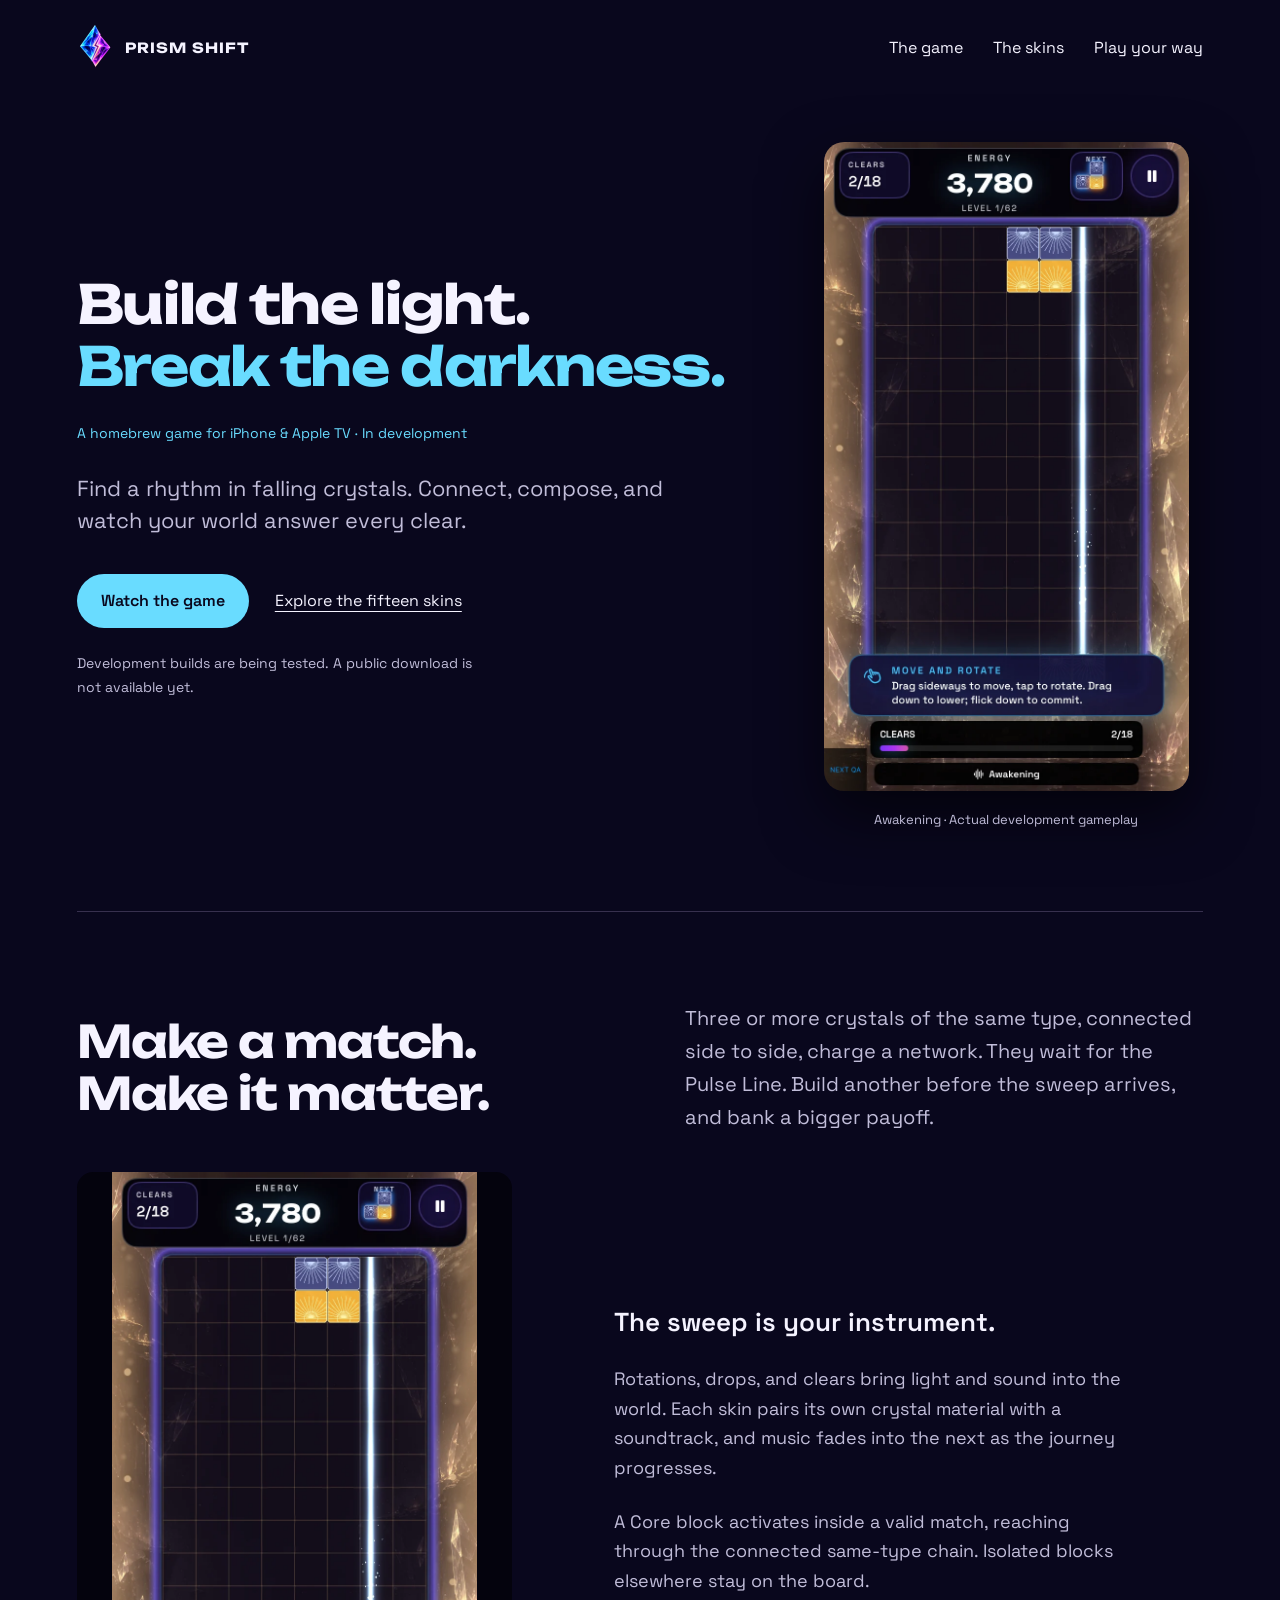
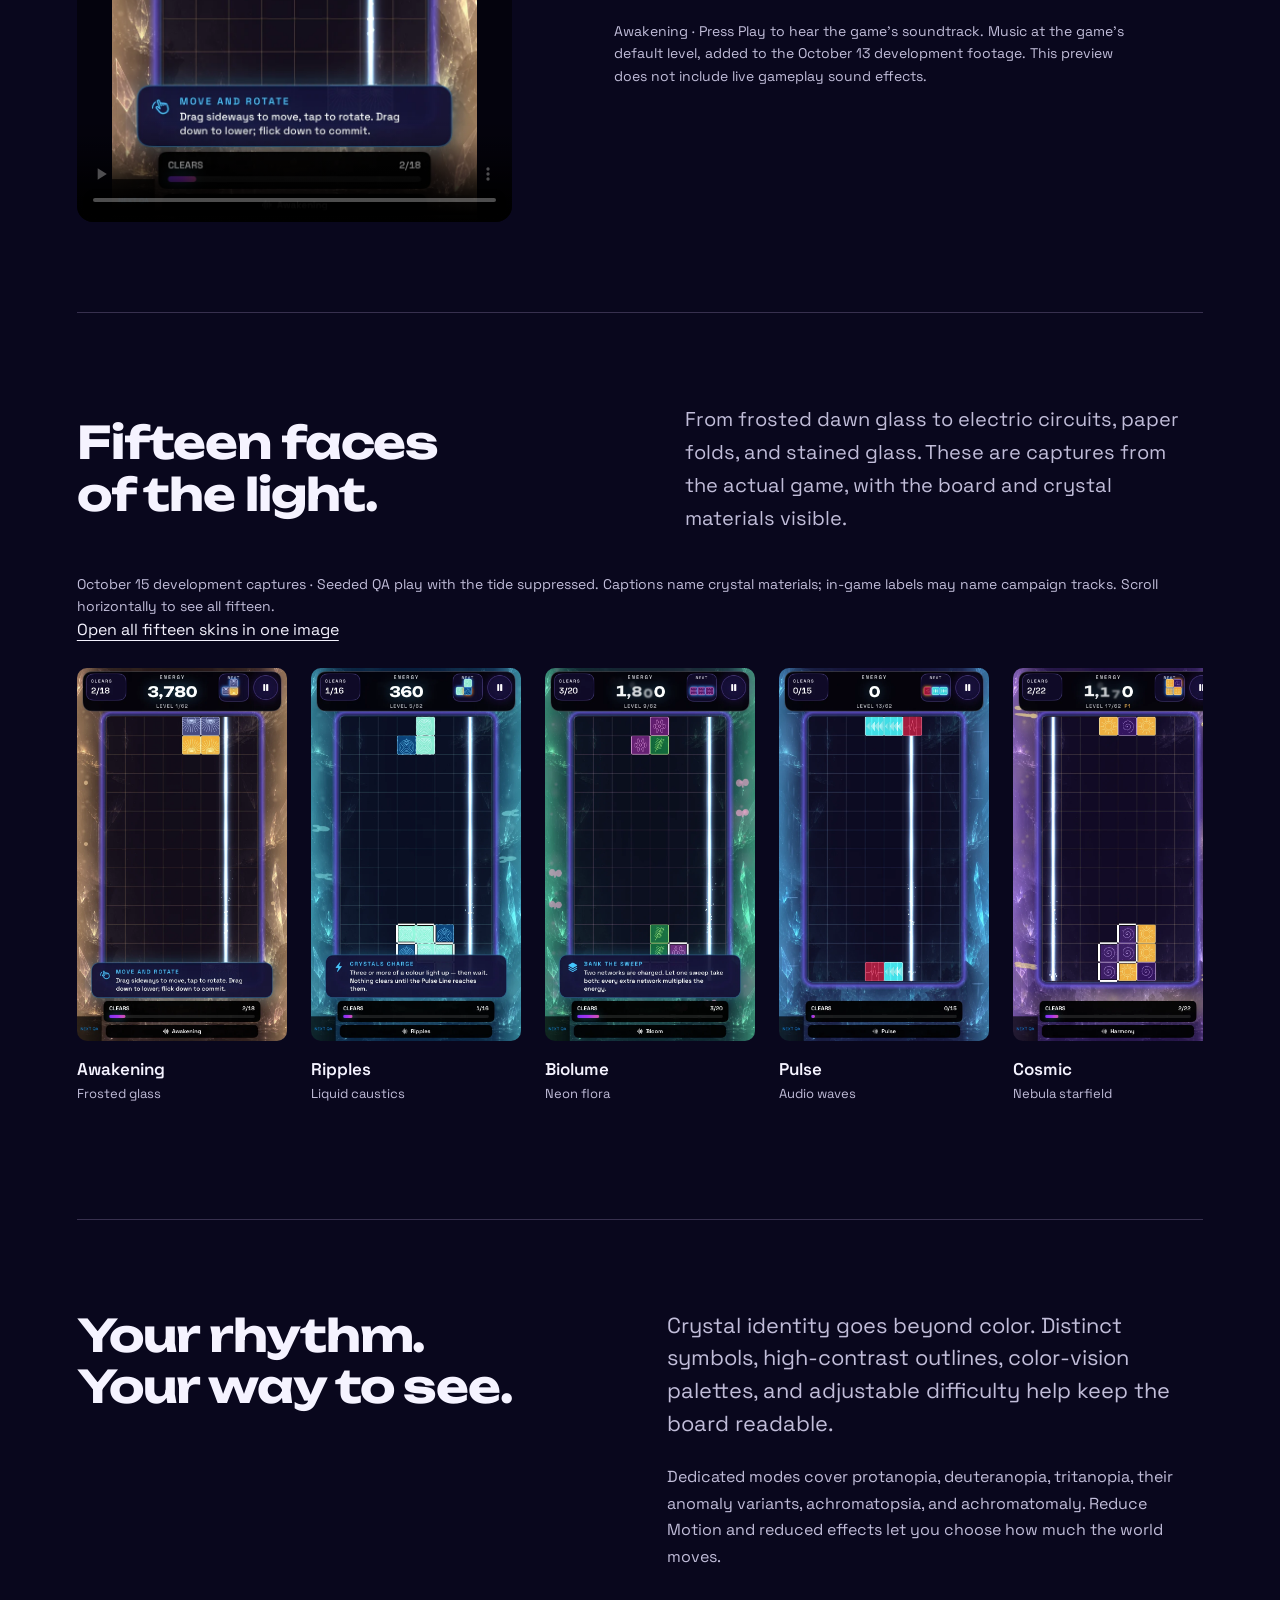
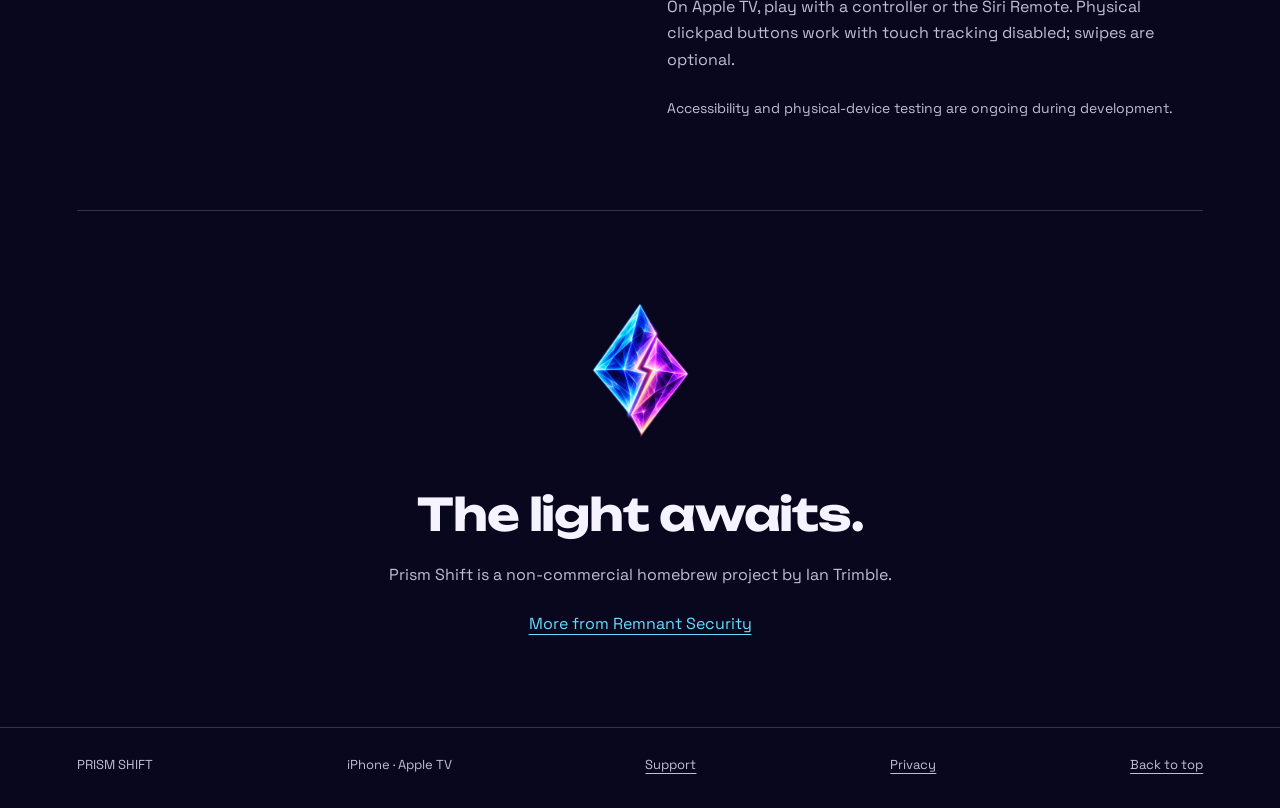
<file: index.html>
<!doctype html>
<html lang="en">
<head>
  <meta charset="utf-8">
  <meta name="viewport" content="width=device-width,initial-scale=1">
  <meta name="theme-color" content="#09071d">
  <meta name="description" content="Prism Shift is a homebrew rhythm puzzle game for iPhone and Apple TV. Build connected crystal networks, bank the sweep, and journey through fifteen audiovisual skins.">
  <link rel="canonical" href="https://prismshift.remnantsecurity.com/">
  <link rel="icon" href="assets/prism.png">
  <link rel="stylesheet" href="styles.css">
  <meta property="og:type" content="website">
  <meta property="og:site_name" content="Prism Shift">
  <meta property="og:title" content="Prism Shift — Build the light.">
  <meta property="og:description" content="A homebrew rhythm puzzle game for iPhone and Apple TV. Build connected crystal networks and journey through fifteen audiovisual skins.">
  <meta property="og:url" content="https://prismshift.remnantsecurity.com/">
  <meta property="og:image" content="https://prismshift.remnantsecurity.com/assets/prism-shift-social-54d76a5cb735.png">
  <meta property="og:image:type" content="image/png">
  <meta property="og:image:width" content="1200">
  <meta property="og:image:height" content="630">
  <meta property="og:image:alt" content="Prism Shift title and actual widescreen gameplay with stained-glass blocks and the glowing Pulse Line.">
  <meta name="twitter:card" content="summary_large_image">
  <meta name="twitter:title" content="Prism Shift — Build the light.">
  <meta name="twitter:description" content="A homebrew rhythm puzzle game for iPhone and Apple TV. Build the light. Break the darkness.">
  <meta name="twitter:image" content="https://prismshift.remnantsecurity.com/assets/prism-shift-social-54d76a5cb735.png">
  <meta name="twitter:image:alt" content="Prism Shift title and actual widescreen gameplay with stained-glass blocks and the glowing Pulse Line.">
  <title>Prism Shift — Build the light.</title>
</head>
<body>
  <a class="skip" href="#main">Skip to content</a>
  <header>
    <a class="brand" href="#" aria-label="Prism Shift home"><img src="assets/prism.png" alt="" width="36" height="48">PRISM SHIFT</a>
    <nav aria-label="Main"><a href="#play">The game</a><a href="#worlds">The skins</a><a href="#accessibility">Play your way</a></nav>
  </header>
  <main id="main">
    <section class="hero" aria-labelledby="title">
      <div class="hero-copy">
        <h1 id="title">Build the light.<br><span>Break the darkness.</span></h1>
        <p class="availability">A homebrew game for iPhone &amp; Apple TV · In development</p>
        <p class="intro">Find a rhythm in falling crystals. Connect, compose, and watch your world answer every clear.</p>
        <div class="actions"><a class="primary" href="#play">Watch the game</a><a href="#worlds">Explore the fifteen skins</a></div>
        <p class="release">Development builds are being tested. A public download is not available yet.</p>
      </div>
      <figure class="hero-game"><img src="assets/awakening.webp?v=4223abdd2bf4" alt="Actual Prism Shift gameplay: amber and lavender crystals with the glowing Pulse Line sweeping across a crystal world." width="750" height="1334"><figcaption>Awakening · Actual development gameplay</figcaption></figure>
    </section>
    <section id="play" class="play" aria-labelledby="play-title">
      <div class="section-heading"><h2 id="play-title">Make a match.<br>Make it matter.</h2><p>Three or more crystals of the same type, connected side to side, charge a network. They wait for the Pulse Line. Build another before the sweep arrives, and bank a bigger payoff.</p></div>
      <div class="gameplay">
        <video controls playsinline preload="metadata" poster="assets/awakening.webp?v=4223abdd2bf4" aria-label="Prism Shift Awakening development gameplay"><source src="assets/awakening-gameplay-soundtrack.mp4?v=3cc62348732d" type="video/mp4">Your browser cannot play this video. <a href="assets/awakening-gameplay-soundtrack.mp4?v=3cc62348732d">Open the gameplay recording.</a></video>
        <div class="gameplay-copy"><h3>The sweep is your instrument.</h3><p>Rotations, drops, and clears bring light and sound into the world. Each skin pairs its own crystal material with a soundtrack, and music fades into the next as the journey progresses.</p><p>A Core block activates inside a valid match, reaching through the connected same-type chain. Isolated blocks elsewhere stay on the board.</p><p class="caption">Awakening · Press Play to hear the game’s soundtrack. Music at the game’s default level, added to the October 13 development footage. This preview does not include live gameplay sound effects.</p></div>
      </div>
    </section>
    <section id="worlds" aria-labelledby="world-title">
      <div class="section-heading"><h2 id="world-title">Fifteen faces<br>of the light.</h2><p>From frosted dawn glass to electric circuits, paper folds, and stained glass. These are captures from the actual game, with the board and crystal materials visible.</p></div>
      <p class="caption">October 15 development captures · Seeded QA play with the tide suppressed. Captions name crystal materials; in-game labels may name campaign tracks. Scroll horizontally to see all fifteen.</p>
      <p><a href="assets/all-15-skins.webp?v=4223abdd2bf4">Open all fifteen skins in one image</a></p>
      <noscript><p>The individual gallery uses JavaScript. The combined image above contains every skin.</p></noscript>
      <div id="skin-strip" class="skin-strip" tabindex="0" role="region" aria-label="All fifteen crystal skins"></div>
    </section>
    <section id="accessibility" class="accessibility" aria-labelledby="access-title">
      <h2 id="access-title">Your rhythm.<br>Your way to see.</h2>
      <div><p class="intro">Crystal identity goes beyond color. Distinct symbols, high-contrast outlines, color-vision palettes, and adjustable difficulty help keep the board readable.</p><p>Dedicated modes cover protanopia, deuteranopia, tritanopia, their anomaly variants, achromatopsia, and achromatomaly. Reduce Motion and reduced effects let you choose how much the world moves.</p><p>On Apple TV, play with a controller or the Siri Remote. Physical clickpad buttons work with touch tracking disabled; swipes are optional.</p><p class="caption">Accessibility and physical-device testing are ongoing during development.</p></div>
    </section>
    <section class="closing"><img src="assets/prism.png" alt="" width="110" height="150"><h2>The light awaits.</h2><p>Prism Shift is a non-commercial homebrew project by Ian Trimble.</p><a href="https://remnantsecurity.com/">More from Remnant Security</a></section>
  </main>
  <footer><span>PRISM SHIFT</span><span>iPhone · Apple TV</span><a href="https://prismshift.remnantsecurity.com/support.html">Support</a><a href="https://prismshift.remnantsecurity.com/privacy.html">Privacy</a><a href="#main">Back to top</a></footer>
  <script src="skins.js?v=4223abdd2bf4" defer></script>
</body>
</html>
</file>
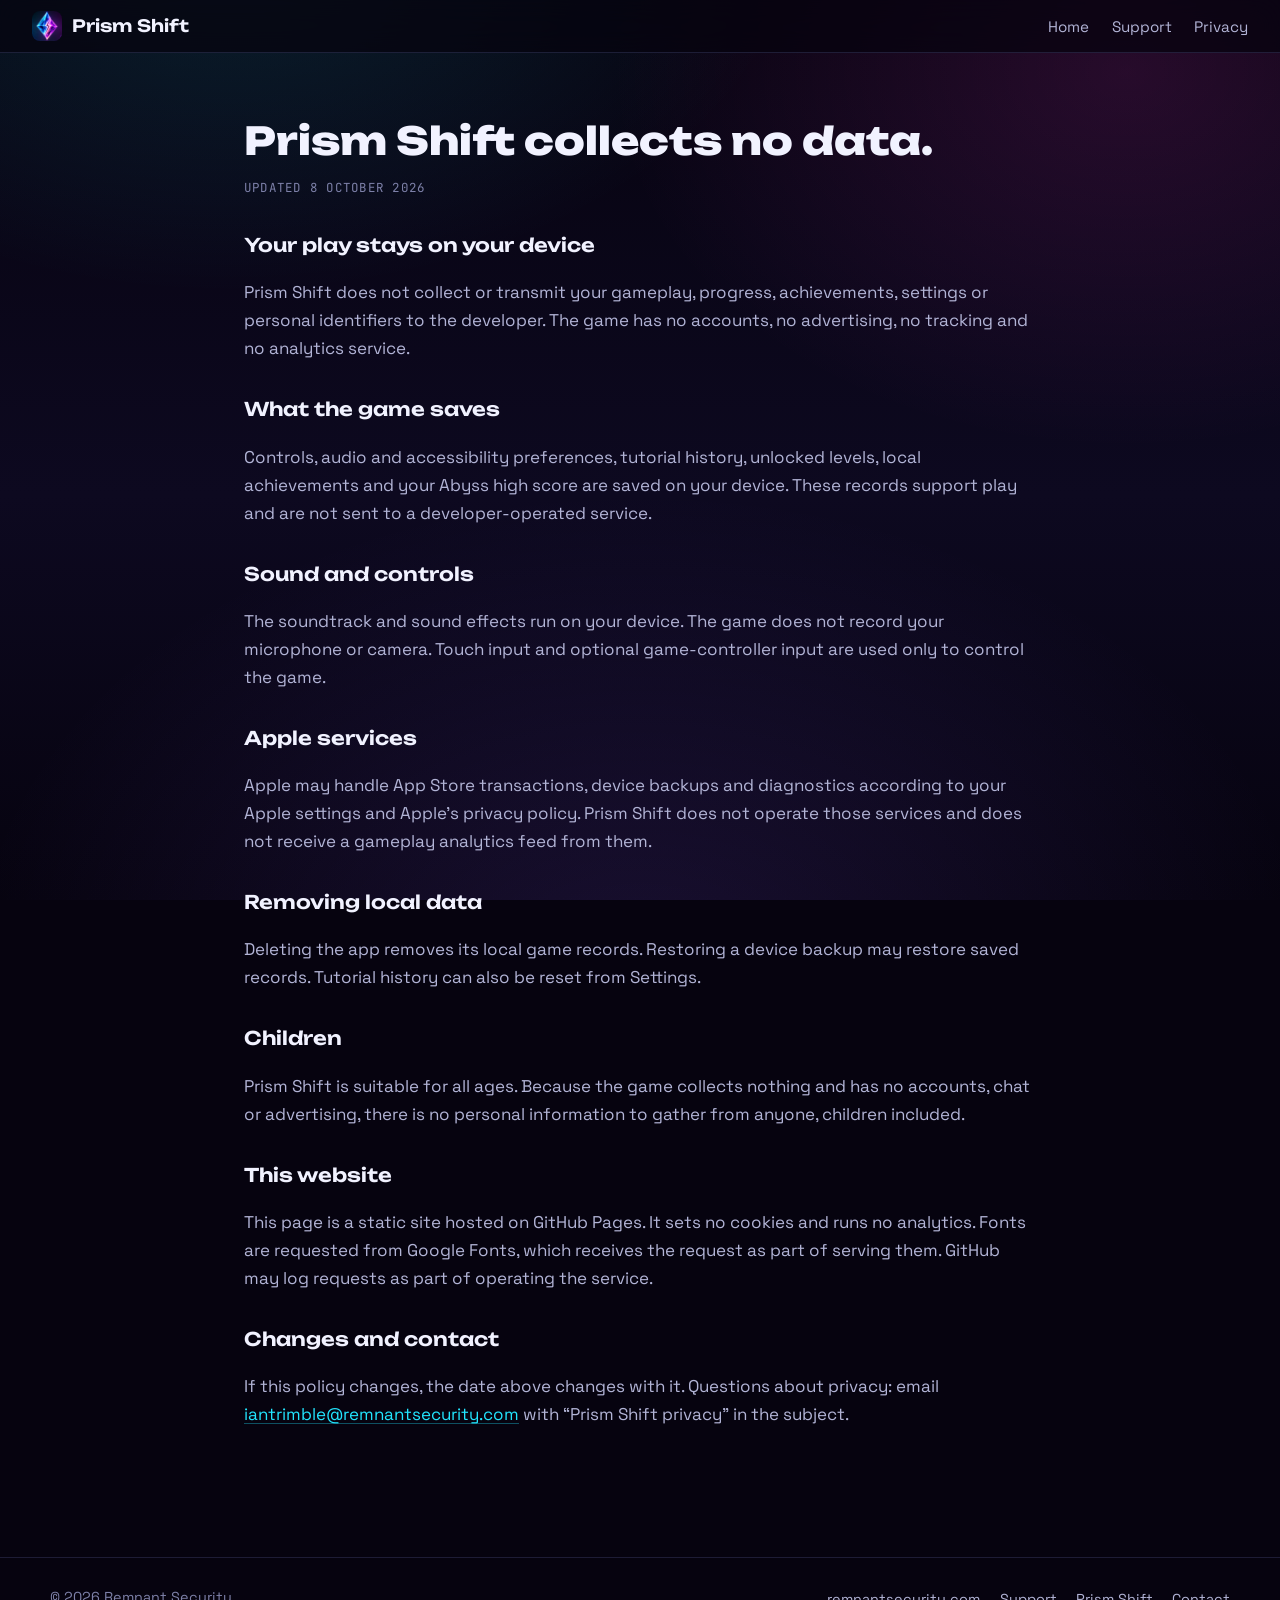
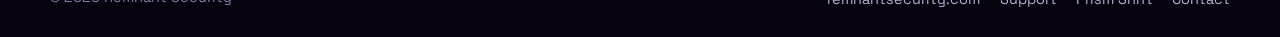
<file: privacy.html>
<!doctype html>
<html lang="en">
<head>
  <meta charset="utf-8" />
  <meta name="viewport" content="width=device-width, initial-scale=1, viewport-fit=cover" />
  <title>Prism Shift Privacy Policy</title>
  <meta name="description" content="Prism Shift collects no data. Progress, preferences and achievements stay on your device." />
  <link rel="canonical" href="https://prismshift.remnantsecurity.com/privacy.html" />
  <meta name="theme-color" content="#06030f" />
  <meta name="color-scheme" content="dark" />
  <link rel="icon" type="image/png" sizes="64x64" href="img/favicon-64.png" />
  <link rel="apple-touch-icon" href="img/apple-touch-icon.png" />
  <link rel="preconnect" href="https://fonts.googleapis.com" />
  <link rel="preconnect" href="https://fonts.gstatic.com" crossorigin />
  <link href="https://fonts.googleapis.com/css2?family=JetBrains+Mono:wght@500;600&family=Space+Grotesk:wght@400;500;600&family=Unbounded:wght@600;800&display=swap" rel="stylesheet" />
  <link rel="stylesheet" href="prismshift.css" />
</head>
<body>
<a class="skip" href="#main">Skip to content</a>

<div class="topbar">
  <a class="brand" href="index.html"><img src="img/icon-512.webp" width="30" height="30" alt="" /> Prism Shift</a>
  <nav>
    <a href="index.html">Home</a>
    <a href="support.html">Support</a>
    <a href="privacy.html" aria-current="page">Privacy</a>
  </nav>
</div>

<main class="prose wrap" id="main">
  <h1>Prism Shift collects no data.</h1>
  <p class="updated">Updated 8 October 2026</p>

  <h2>Your play stays on your device</h2>
  <p>
    Prism Shift does not collect or transmit your gameplay, progress, achievements, settings
    or personal identifiers to the developer. The game has no accounts, no advertising,
    no tracking and no analytics service.
  </p>

  <h2>What the game saves</h2>
  <p>
    Controls, audio and accessibility preferences, tutorial history, unlocked levels, local
    achievements and your Abyss high score are saved on your device. These records support
    play and are not sent to a developer-operated service.
  </p>

  <h2>Sound and controls</h2>
  <p>
    The soundtrack and sound effects run on your device. The game does not record your
    microphone or camera. Touch input and optional game-controller input are used only to
    control the game.
  </p>

  <h2>Apple services</h2>
  <p>
    Apple may handle App Store transactions, device backups and diagnostics according to your
    Apple settings and Apple's privacy policy. Prism Shift does not operate those services and
    does not receive a gameplay analytics feed from them.
  </p>

  <h2>Removing local data</h2>
  <p>
    Deleting the app removes its local game records. Restoring a device backup may restore
    saved records. Tutorial history can also be reset from Settings.
  </p>

  <h2>Children</h2>
  <p>
    Prism Shift is suitable for all ages. Because the game collects nothing and has no accounts,
    chat or advertising, there is no personal information to gather from anyone, children included.
  </p>

  <h2>This website</h2>
  <p>
    This page is a static site hosted on GitHub Pages. It sets no cookies and runs no analytics.
    Fonts are requested from Google Fonts, which receives the request as part of serving them.
    GitHub may log requests as part of operating the service.
  </p>

  <h2>Changes and contact</h2>
  <p>
    If this policy changes, the date above changes with it. Questions about privacy: email
    <a href="mailto:iantrimble@remnantsecurity.com?subject=Prism%20Shift%20privacy">iantrimble@remnantsecurity.com</a>
    with &ldquo;Prism Shift privacy&rdquo; in the subject.
  </p>
</main>

<footer class="footer">
  <div class="wrap footer-in">
    <p>&copy; <span id="year">2026</span> Remnant Security</p>
    <ul>
      <li><a href="https://remnantsecurity.com/">remnantsecurity.com</a></li>
      <li><a href="support.html">Support</a></li>
      <li><a href="index.html">Prism Shift</a></li>
      <li><a href="mailto:iantrimble@remnantsecurity.com">Contact</a></li>
    </ul>
  </div>
</footer>
<script>document.getElementById("year").textContent = new Date().getFullYear();</script>
</body>
</html>
</file>
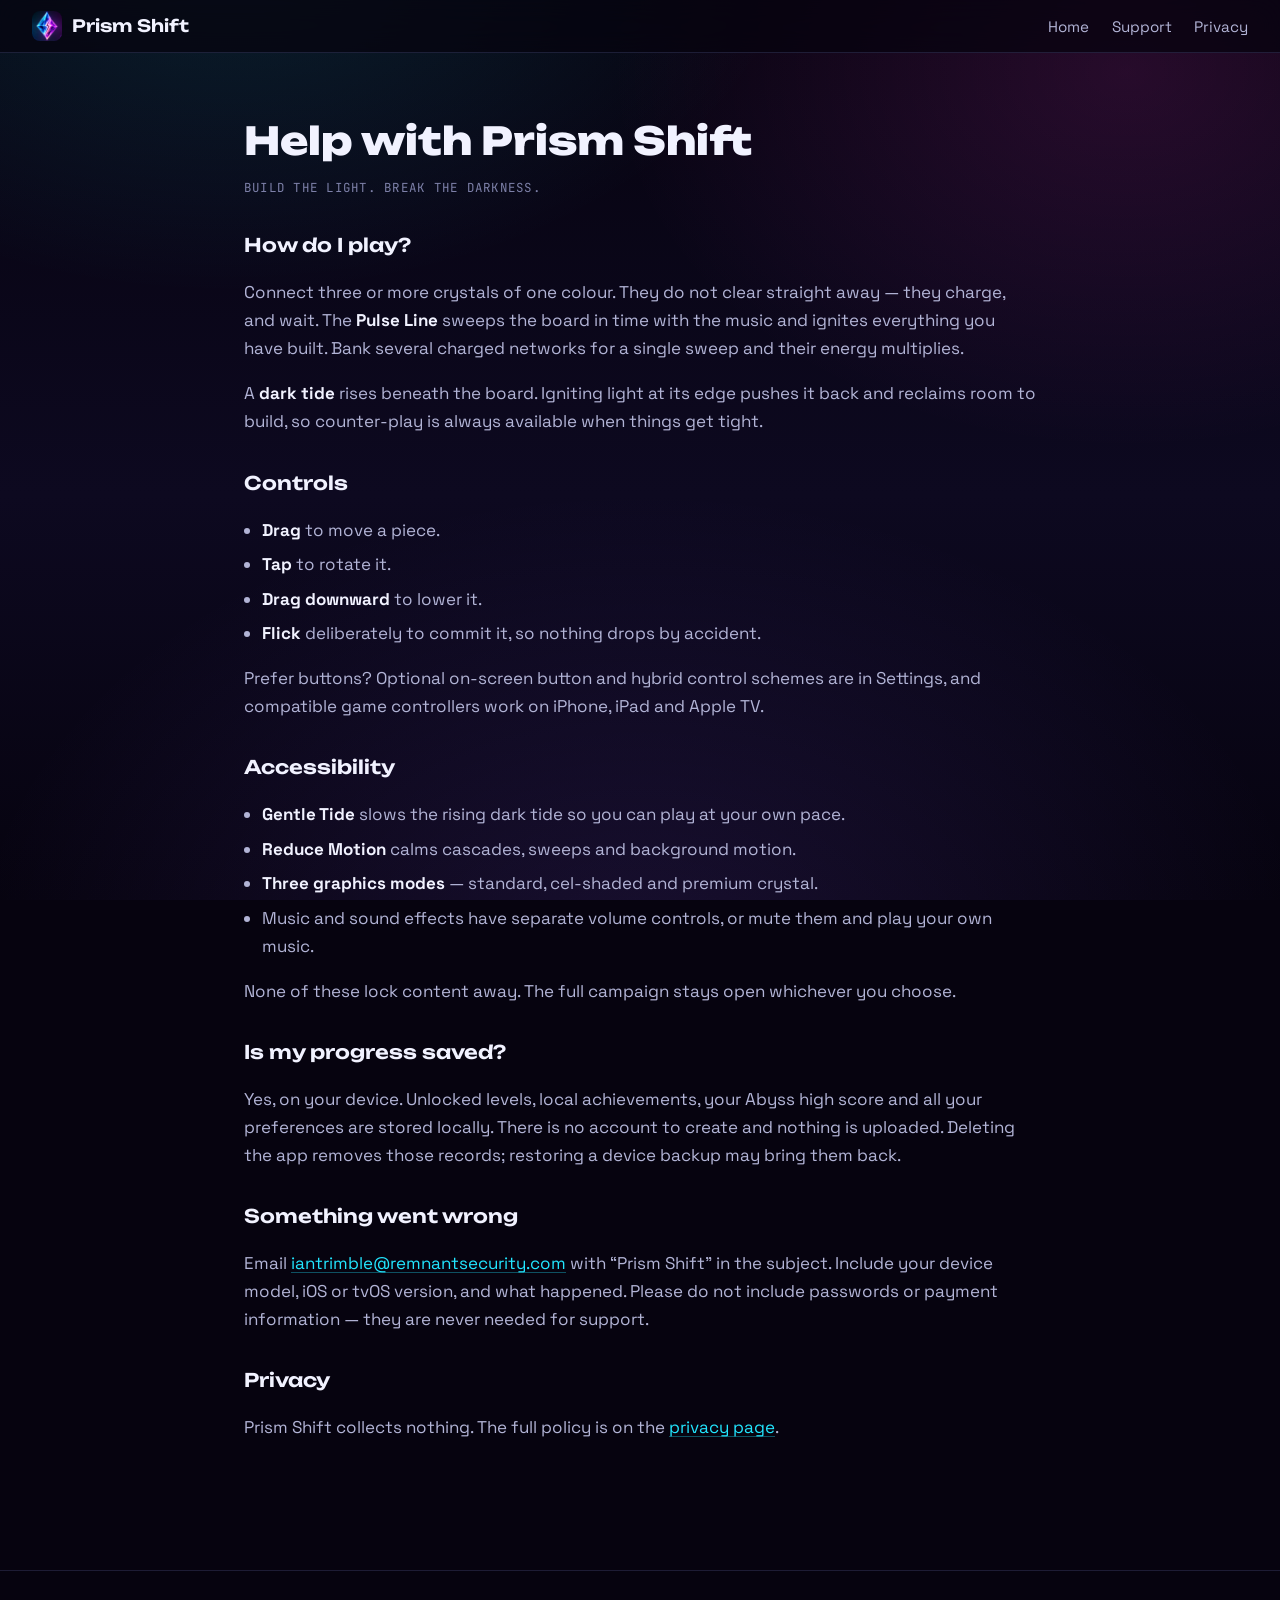
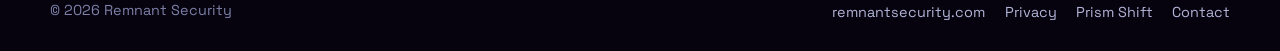
<file: support.html>
<!doctype html>
<html lang="en">
<head>
  <meta charset="utf-8" />
  <meta name="viewport" content="width=device-width, initial-scale=1, viewport-fit=cover" />
  <title>Prism Shift Support</title>
  <meta name="description" content="Help with Prism Shift: how it plays, controls, accessibility options, saved progress and how to get in touch." />
  <link rel="canonical" href="https://prismshift.remnantsecurity.com/support.html" />
  <meta name="theme-color" content="#06030f" />
  <meta name="color-scheme" content="dark" />
  <link rel="icon" type="image/png" sizes="64x64" href="img/favicon-64.png" />
  <link rel="apple-touch-icon" href="img/apple-touch-icon.png" />
  <link rel="preconnect" href="https://fonts.googleapis.com" />
  <link rel="preconnect" href="https://fonts.gstatic.com" crossorigin />
  <link href="https://fonts.googleapis.com/css2?family=JetBrains+Mono:wght@500;600&family=Space+Grotesk:wght@400;500;600&family=Unbounded:wght@600;800&display=swap" rel="stylesheet" />
  <link rel="stylesheet" href="prismshift.css" />
</head>
<body>
<a class="skip" href="#main">Skip to content</a>

<div class="topbar">
  <a class="brand" href="index.html"><img src="img/icon-512.webp" width="30" height="30" alt="" /> Prism Shift</a>
  <nav>
    <a href="index.html">Home</a>
    <a href="support.html" aria-current="page">Support</a>
    <a href="privacy.html">Privacy</a>
  </nav>
</div>

<main class="prose wrap" id="main">
  <h1>Help with Prism Shift</h1>
  <p class="updated">Build the light. Break the darkness.</p>

  <h2>How do I play?</h2>
  <p>
    Connect three or more crystals of one colour. They do not clear straight away &mdash; they
    charge, and wait. The <strong>Pulse Line</strong> sweeps the board in time with the music and
    ignites everything you have built. Bank several charged networks for a single sweep and their
    energy multiplies.
  </p>
  <p>
    A <strong>dark tide</strong> rises beneath the board. Igniting light at its edge pushes it back
    and reclaims room to build, so counter-play is always available when things get tight.
  </p>

  <h2>Controls</h2>
  <ul>
    <li><strong>Drag</strong> to move a piece.</li>
    <li><strong>Tap</strong> to rotate it.</li>
    <li><strong>Drag downward</strong> to lower it.</li>
    <li><strong>Flick</strong> deliberately to commit it, so nothing drops by accident.</li>
  </ul>
  <p>
    Prefer buttons? Optional on-screen button and hybrid control schemes are in Settings, and
    compatible game controllers work on iPhone, iPad and Apple TV.
  </p>

  <h2>Accessibility</h2>
  <ul>
    <li><strong>Gentle Tide</strong> slows the rising dark tide so you can play at your own pace.</li>
    <li><strong>Reduce Motion</strong> calms cascades, sweeps and background motion.</li>
    <li><strong>Three graphics modes</strong> &mdash; standard, cel-shaded and premium crystal.</li>
    <li>Music and sound effects have separate volume controls, or mute them and play your own music.</li>
  </ul>
  <p>None of these lock content away. The full campaign stays open whichever you choose.</p>

  <h2>Is my progress saved?</h2>
  <p>
    Yes, on your device. Unlocked levels, local achievements, your Abyss high score and all your
    preferences are stored locally. There is no account to create and nothing is uploaded.
    Deleting the app removes those records; restoring a device backup may bring them back.
  </p>

  <h2>Something went wrong</h2>
  <p>
    Email <a href="mailto:iantrimble@remnantsecurity.com?subject=Prism%20Shift">iantrimble@remnantsecurity.com</a>
    with &ldquo;Prism Shift&rdquo; in the subject. Include your device model, iOS or tvOS version, and
    what happened. Please do not include passwords or payment information &mdash; they are never
    needed for support.
  </p>

  <h2>Privacy</h2>
  <p>
    Prism Shift collects nothing. The full policy is on the <a href="privacy.html">privacy page</a>.
  </p>
</main>

<footer class="footer">
  <div class="wrap footer-in">
    <p>&copy; <span id="year">2026</span> Remnant Security</p>
    <ul>
      <li><a href="https://remnantsecurity.com/">remnantsecurity.com</a></li>
      <li><a href="privacy.html">Privacy</a></li>
      <li><a href="index.html">Prism Shift</a></li>
      <li><a href="mailto:iantrimble@remnantsecurity.com">Contact</a></li>
    </ul>
  </div>
</footer>
<script>document.getElementById("year").textContent = new Date().getFullYear();</script>
</body>
</html>
</file>
<file: styles.css>
@font-face{font-family:Unbounded;src:url('assets/Unbounded-Bold.ttf') format('truetype');font-weight:700;font-display:swap}
@font-face{font-family:Space;src:url('assets/SpaceGrotesk-Regular.ttf') format('truetype');font-weight:400;font-display:swap}
@font-face{font-family:Space;src:url('assets/SpaceGrotesk-SemiBold.ttf') format('truetype');font-weight:600;font-display:swap}
:root{color-scheme:dark;--ink:#f5f3ff;--quiet:#c1bdd9;--cyan:#69dcff;--violet:#ad8af4;--ground:#09071d;--line:#37304e}
*{box-sizing:border-box}html{scroll-behavior:smooth;scroll-padding-top:2rem}body{margin:0;background:var(--ground);color:var(--ink);font-family:Space,sans-serif;line-height:1.65}a{color:inherit;text-underline-offset:.3em;text-decoration-thickness:1px}a:hover{color:var(--cyan)}a:focus-visible,video:focus-visible,.skin-strip:focus-visible{outline:3px solid var(--cyan);outline-offset:6px}::selection{background:#5843a7;color:#fff}.skip{position:fixed;top:8px;left:8px;transform:translateY(-150%);z-index:5;background:#fff;color:#09071d;padding:12px}.skip:focus{transform:none}.skip:hover{color:#09071d}
header,main,footer{max-width:1360px;margin:auto;padding:0 6vw}header{display:flex;align-items:center;justify-content:space-between;gap:24px;padding-top:24px;padding-bottom:24px}.brand{display:flex;align-items:center;gap:12px;font-family:Unbounded,sans-serif;font-size:14px;letter-spacing:.08em;text-decoration:none}.brand img{object-fit:contain}nav{display:flex;gap:30px;font-size:16px}nav a{text-decoration:none}h1,h2,h3,p,figure{margin:0}h1,h2{font-family:Unbounded,sans-serif;line-height:1.15;text-wrap:balance}h1{font-size:clamp(34px,4.2vw,64px);letter-spacing:-.025em}h1 span{color:var(--cyan)}h2{font-size:clamp(28px,3.5vw,48px);letter-spacing:-.025em}h3{font-size:26px;line-height:1.3;font-weight:600}.hero{display:grid;grid-template-columns:1.25fr .75fr;align-items:center;gap:6vw;min-height:740px;padding:46px 0 80px}.hero-copy{max-width:690px}.availability{font-size:14px;color:var(--cyan);margin-top:24px}.intro{font-size:clamp(19px,1.7vw,24px);line-height:1.5;color:var(--quiet);margin-top:28px}.actions{display:flex;align-items:center;flex-wrap:wrap;gap:26px;margin-top:36px}.primary{padding:14px 24px;background:var(--cyan);border-radius:100px;color:#09071d;text-decoration:none;font-weight:600}.primary:hover{background:#bcefff;color:#09071d}.release{font-size:14px;color:var(--quiet);margin-top:24px;max-width:400px}.hero-game{max-width:365px;justify-self:center}.hero-game img{width:100%;height:auto;border-radius:20px;display:block;box-shadow:0 24px 60px #0009}.hero-game figcaption{font-size:13px;margin-top:18px;color:var(--quiet);text-align:center}section:not(.hero){padding:90px 0;border-top:1px solid var(--line)}.section-heading{display:grid;grid-template-columns:1fr 1fr;gap:7vw;align-items:center;margin-bottom:38px}.section-heading p{font-size:20px;color:var(--quiet);max-width:540px}.gameplay{display:grid;grid-template-columns:.85fr 1.15fr;gap:8vw;align-items:center}.gameplay video{display:block;width:100%;max-height:650px;aspect-ratio:750/1334;object-fit:contain;background:#04030d;border-radius:16px}.gameplay-copy{max-width:530px}.gameplay-copy p{color:var(--quiet);margin-top:24px;font-size:18px}.caption{font-size:14px!important;color:var(--quiet);line-height:1.6}.skin-strip{display:flex;gap:24px;overflow-x:auto;scroll-snap-type:x proximity;padding:24px 0;scrollbar-color:var(--violet) #19132d}.skin-strip figure{flex:0 0 210px;scroll-snap-align:start}.skin-strip img{width:210px;height:auto;display:block;border-radius:10px}.skin-strip figcaption{padding-top:14px;font-size:17px;font-weight:600}.skin-strip figcaption small{display:block;color:var(--quiet);font-weight:400;font-size:13px}.accessibility{display:grid;grid-template-columns:1fr 1.1fr;gap:8vw}.accessibility .intro{margin-top:0}.accessibility p+p{margin-top:24px;color:var(--quiet);max-width:650px}.closing{text-align:center}.closing img{object-fit:contain;margin-bottom:30px}.closing p{margin:22px 0;color:var(--quiet)}.closing a{color:var(--cyan)}footer{display:flex;gap:20px;justify-content:space-between;padding-top:26px;padding-bottom:32px;border-top:1px solid var(--line);font-size:13px;color:var(--quiet)}
@media(max-width:760px){header{flex-wrap:wrap;padding-top:18px}nav{gap:20px;font-size:14px}.hero{grid-template-columns:1fr;padding-top:26px;gap:42px;min-height:auto}.hero-game{max-width:280px}.availability{font-size:13px}.section-heading,.gameplay,.accessibility{grid-template-columns:1fr;gap:30px}.section-heading p{font-size:18px}.gameplay video{max-height:540px}.skin-strip figure{flex-basis:180px}.skin-strip img{width:180px}section:not(.hero){padding:58px 0}footer{flex-wrap:wrap}.actions{gap:20px}}
@media(prefers-reduced-motion:reduce){html{scroll-behavior:auto}.skin-strip{scroll-snap-type:none}}
</file>
<file: prismshift.css>
:root {
  --bg: #06030f;
  --bg-2: #0d0920;
  --panel: rgba(20, 16, 48, 0.62);
  --ink: #f1f2ff;
  --muted: #b2b4d6;
  --faint: #7d80a8;
  --line: rgba(150, 160, 255, 0.16);
  --cyan: #22e6ff;
  --magenta: #ff3dd8;
  --violet: #8b5cff;
  --gold: #ffd23f;
  --accent: var(--cyan);
  --radius: 18px;
  --wrap: 1180px;
  --display: "Unbounded", "Space Grotesk", system-ui, sans-serif;
  --body: "Space Grotesk", -apple-system, BlinkMacSystemFont, "Segoe UI", system-ui, sans-serif;
  --mono: "JetBrains Mono", ui-monospace, SFMono-Regular, Menlo, monospace;
  color-scheme: dark;
}
@media (min-width: 2200px) { :root { --wrap: 1560px; } html { font-size: 125%; } }
@media (min-width: 3200px) { :root { --wrap: 2000px; } html { font-size: 160%; } }

* { box-sizing: border-box; }

html { -webkit-text-size-adjust: 100%; scroll-behavior: smooth; }
@media (prefers-reduced-motion: reduce) {
  html { scroll-behavior: auto; }
  *, *::before, *::after { animation-duration: .001ms !important; animation-iteration-count: 1 !important; transition-duration: .001ms !important; }
}

body {
  margin: 0;
  background: var(--bg);
  color: var(--ink);
  font-family: var(--body);
  font-size: 1.0625rem;
  line-height: 1.65;
  overflow-x: hidden;
}

/* Ambient field behind everything */
body::before {
  content: "";
  position: fixed;
  inset: 0;
  z-index: -1;
  background:
    radial-gradient(60rem 40rem at 18% -10%, rgba(34, 230, 255, .14), transparent 60%),
    radial-gradient(52rem 38rem at 88% 8%, rgba(255, 61, 216, .13), transparent 62%),
    radial-gradient(70rem 50rem at 50% 108%, rgba(139, 92, 255, .14), transparent 60%),
    linear-gradient(180deg, var(--bg) 0%, var(--bg-2) 55%, var(--bg) 100%);
}

a { color: var(--cyan); text-decoration-color: rgba(34, 230, 255, .35); text-underline-offset: 3px; }
a:hover { text-decoration-color: currentColor; }
img, video { max-width: 100%; display: block; }

:focus-visible { outline: 2px solid var(--cyan); outline-offset: 3px; border-radius: 6px; }

.wrap { width: min(100% - 2rem, var(--wrap)); margin-inline: auto; }
@media (min-width: 48rem) { .wrap { width: min(100% - 4rem, var(--wrap)); } }

.skip {
  position: absolute; left: -9999px; top: 0; z-index: 99;
  background: var(--cyan); color: #04121a; padding: .7rem 1.1rem; border-radius: 0 0 10px 0; font-weight: 600;
}
.skip:focus { left: 0; }

/* ---------- top bar ---------- */
.topbar {
  position: sticky; top: 0; z-index: 40;
  display: flex; align-items: center; gap: 1rem;
  padding: .7rem clamp(1rem, 4vw, 2rem);
  background: rgba(6, 3, 15, .72);
  backdrop-filter: blur(14px);
  -webkit-backdrop-filter: blur(14px);
  border-bottom: 1px solid var(--line);
}
.brand { display: flex; align-items: center; gap: .6rem; font-family: var(--display); font-weight: 600; letter-spacing: .01em; color: var(--ink); text-decoration: none; }
.brand img { width: 30px; height: 30px; border-radius: 8px; }
.topbar nav { margin-left: auto; display: flex; gap: clamp(.6rem, 2vw, 1.4rem); align-items: center; }
.topbar nav a { color: var(--muted); text-decoration: none; font-size: .95rem; }
.topbar nav a:hover { color: var(--ink); }
@media (max-width: 52rem) { .topbar nav a.hide-sm { display: none; } }

/* ---------- hero ---------- */
.hero { position: relative; padding: clamp(2.5rem, 7vw, 5rem) 0 clamp(2rem, 5vw, 3.5rem); text-align: center; }
.hero-art {
  width: min(100%, 860px); margin: 0 auto clamp(1.2rem, 3vw, 2rem);
  border-radius: var(--radius);
  box-shadow: 0 30px 80px -30px rgba(139, 92, 255, .6), 0 0 0 1px var(--line);
}
.tagline {
  font-family: var(--display); font-weight: 800;
  font-size: clamp(1.75rem, 5.2vw, 3.1rem); line-height: 1.08; margin: 0 0 .9rem;
  background: linear-gradient(100deg, var(--cyan), #fff 42%, var(--magenta));
  -webkit-background-clip: text; background-clip: text; color: transparent;
}
.lede { color: var(--muted); font-size: clamp(1.02rem, 2.1vw, 1.2rem); max-width: 60ch; margin: 0 auto 1.6rem; }
.cta { display: flex; flex-wrap: wrap; gap: .8rem; justify-content: center; align-items: center; }
.btn {
  display: inline-flex; align-items: center; gap: .5rem;
  padding: .8rem 1.45rem; border-radius: 999px; font-weight: 600; text-decoration: none;
  border: 1px solid transparent; font-size: 1rem;
}
.btn-primary { background: linear-gradient(100deg, var(--cyan), var(--violet)); color: #050314; box-shadow: 0 14px 34px -14px rgba(34, 230, 255, .8); }
.btn-primary:hover { filter: brightness(1.08); }
.btn-ghost { border-color: var(--line); color: var(--ink); background: var(--panel); }
.btn-ghost:hover { border-color: rgba(150, 160, 255, .38); }
.badge {
  display: inline-block; font-family: var(--mono); font-size: .76rem; letter-spacing: .14em; text-transform: uppercase;
  color: var(--gold); border: 1px solid rgba(255, 210, 63, .32); background: rgba(255, 210, 63, .07);
  padding: .34rem .8rem; border-radius: 999px; margin-bottom: 1.1rem;
}

/* ---------- stats ---------- */
.stats { display: grid; grid-template-columns: repeat(2, 1fr); gap: 1px; background: var(--line); border: 1px solid var(--line); border-radius: var(--radius); overflow: hidden; margin-bottom: clamp(2.5rem, 6vw, 4.5rem); }
@media (min-width: 46rem) { .stats { grid-template-columns: repeat(4, 1fr); } }
.stat { background: rgba(10, 6, 24, .8); padding: 1.1rem 1rem; text-align: center; }
.stat b { display: block; font-family: var(--display); font-weight: 800; font-size: clamp(1.4rem, 3.4vw, 2rem); color: var(--ink); line-height: 1.1; }
.stat span { font-family: var(--mono); font-size: .74rem; letter-spacing: .12em; text-transform: uppercase; color: var(--faint); }

/* ---------- sections ---------- */
.section { padding-block: clamp(2.5rem, 6vw, 4.5rem); }
.section > h2, .sec-head h2 {
  font-family: var(--display); font-weight: 600; letter-spacing: -.01em;
  font-size: clamp(1.45rem, 3.6vw, 2.2rem); margin: 0 0 .6rem;
}
.sec-head { max-width: 62ch; margin-bottom: clamp(1.4rem, 3vw, 2.2rem); }
.sec-head p { color: var(--muted); margin: 0; }
.eyebrow { font-family: var(--mono); font-size: .76rem; letter-spacing: .16em; text-transform: uppercase; color: var(--cyan); margin: 0 0 .5rem; }

.grid { display: grid; gap: 1rem; grid-template-columns: 1fr; }
@media (min-width: 42rem) { .grid.cols-2 { grid-template-columns: repeat(2, 1fr); } }
@media (min-width: 60rem) { .grid.cols-3 { grid-template-columns: repeat(3, 1fr); } }

.card {
  background: var(--panel); border: 1px solid var(--line); border-radius: var(--radius);
  padding: 1.3rem 1.3rem 1.4rem;
}
.card h3 { font-family: var(--display); font-weight: 600; font-size: 1.08rem; margin: .1rem 0 .45rem; }
.card p { margin: 0; color: var(--muted); font-size: .98rem; }
.card .ico { width: 34px; height: 34px; border-radius: 10px; display: grid; place-items: center; font-size: 1.05rem; background: linear-gradient(140deg, rgba(34,230,255,.2), rgba(255,61,216,.2)); border: 1px solid var(--line); }

/* ---------- worlds ---------- */
.world { border: 1px solid var(--line); border-radius: var(--radius); background: var(--panel); padding: 1.3rem; margin-bottom: 1.1rem; }
.world-head { display: flex; flex-wrap: wrap; align-items: baseline; gap: .6rem 1rem; margin-bottom: 1rem; }
.world-head h3 { font-family: var(--display); font-weight: 600; font-size: 1.2rem; margin: 0; }
.world-head .meta { font-family: var(--mono); font-size: .76rem; letter-spacing: .1em; text-transform: uppercase; color: var(--faint); }
.world > p { margin: 0 0 1rem; color: var(--muted); font-size: .97rem; max-width: 70ch; }
.shots { display: grid; grid-template-columns: repeat(auto-fit, minmax(118px, 1fr)); gap: .7rem; }
.shot { margin: 0; }
.shot img { width: 100%; height: auto; border-radius: 12px; border: 1px solid var(--line); background: #080519; }
.shot figcaption { font-family: var(--mono); font-size: .7rem; letter-spacing: .08em; text-transform: uppercase; color: var(--faint); margin-top: .4rem; text-align: center; }
.shot figcaption b { display: block; color: var(--muted); font-weight: 500; letter-spacing: .06em; }

/* ---------- get ---------- */
.get { text-align: center; padding-block: clamp(2.8rem, 7vw, 5rem); }
.get h2 { font-family: var(--display); font-weight: 800; font-size: clamp(1.6rem, 4.4vw, 2.6rem); margin: 0 0 .7rem; }
.get p { color: var(--muted); max-width: 54ch; margin: 0 auto 1.6rem; }

/* ---------- footer ---------- */
.footer { border-top: 1px solid var(--line); padding-block: 1.6rem; margin-top: clamp(2rem, 5vw, 3.5rem); }
.footer-in { display: flex; flex-wrap: wrap; gap: .6rem 1.4rem; align-items: center; justify-content: space-between; }
.footer p { margin: 0; color: var(--faint); font-size: .9rem; }
.footer ul { list-style: none; display: flex; flex-wrap: wrap; gap: .6rem 1.2rem; margin: 0; padding: 0; }
.footer a { color: var(--muted); text-decoration: none; font-size: .9rem; }
.footer a:hover { color: var(--ink); }

/* ---------- prose (privacy / support) ---------- */
.prose { padding-block: clamp(2rem, 5vw, 3.5rem); max-width: 72ch; }
.prose h1 { font-family: var(--display); font-weight: 800; font-size: clamp(1.7rem, 4.4vw, 2.4rem); margin: 0 0 .3rem; }
.prose .updated { font-family: var(--mono); font-size: .78rem; letter-spacing: .1em; text-transform: uppercase; color: var(--faint); margin: 0 0 2rem; }
.prose h2 { font-family: var(--display); font-weight: 600; font-size: 1.18rem; margin: 2rem 0 .5rem; }
.prose p, .prose li { color: var(--muted); }
.prose ul { padding-left: 1.1rem; }
.prose li { margin-bottom: .4rem; }
.prose strong { color: var(--ink); }
</file>
